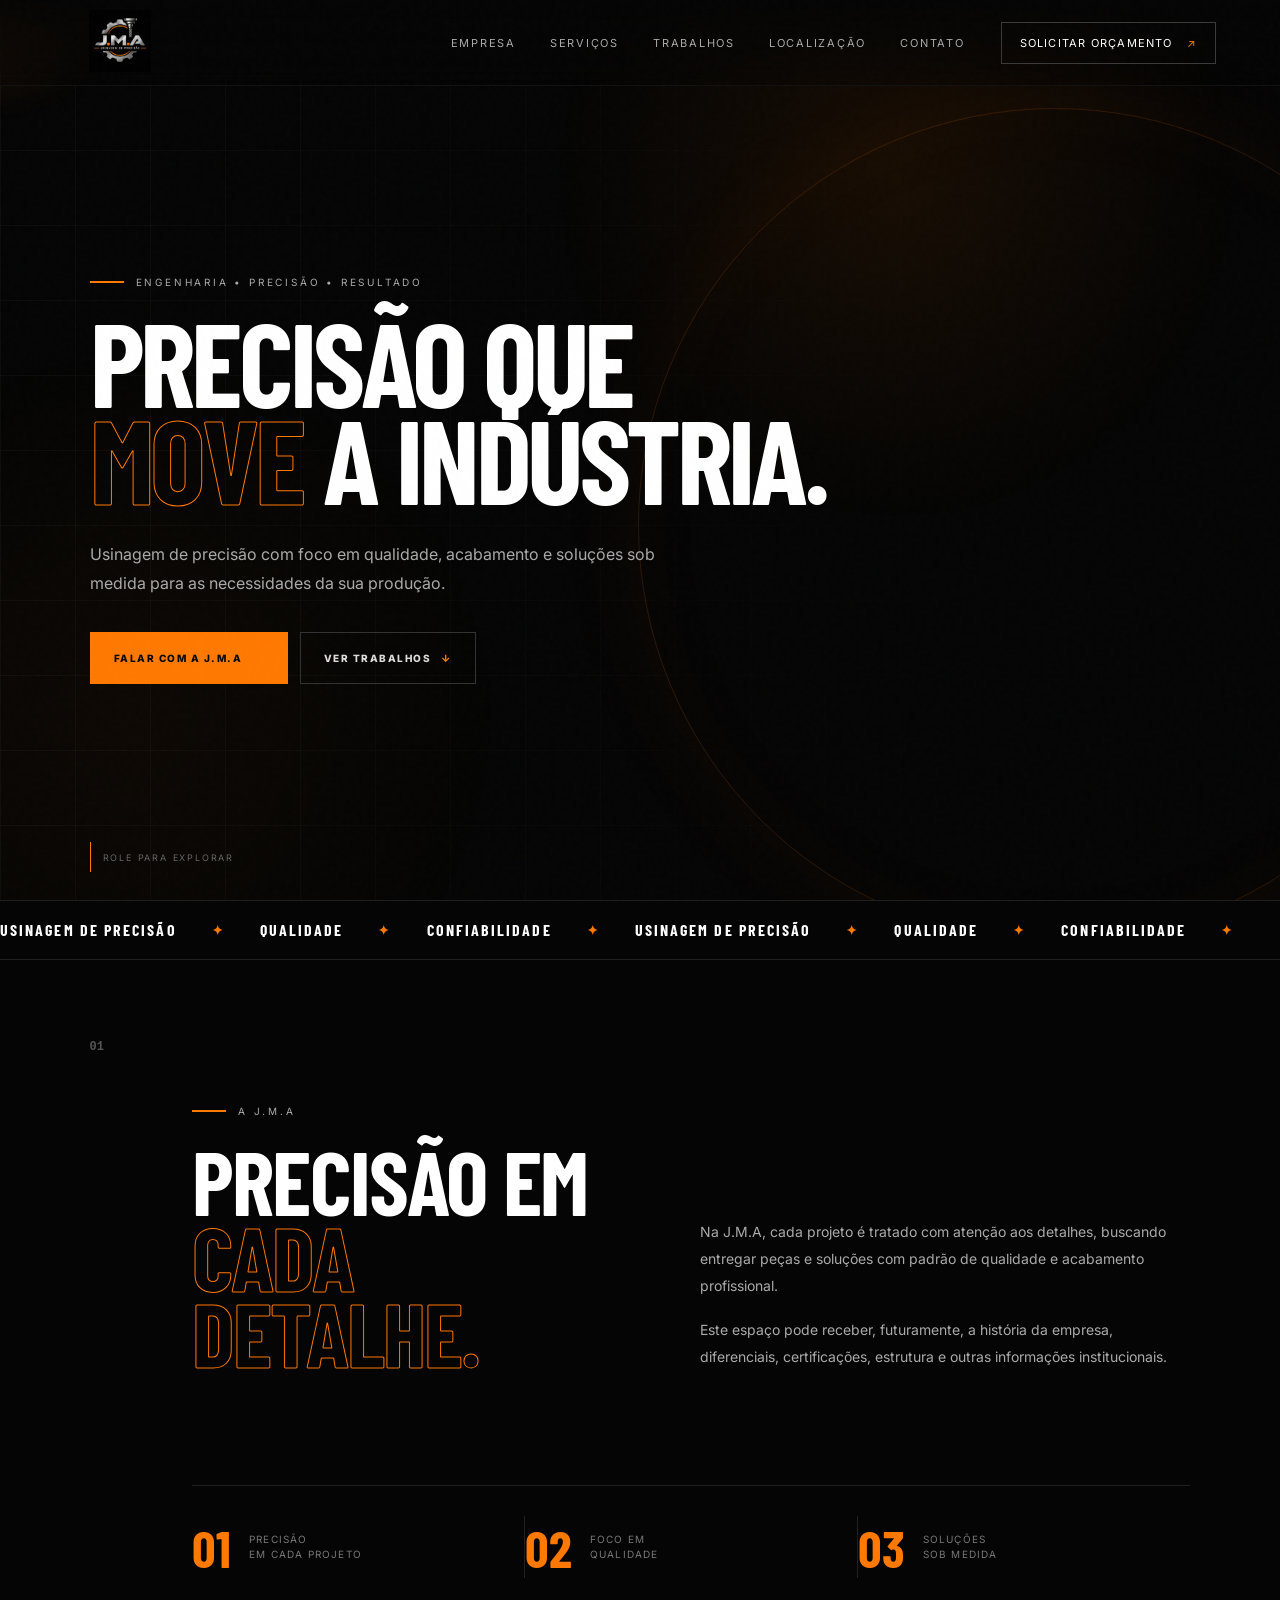
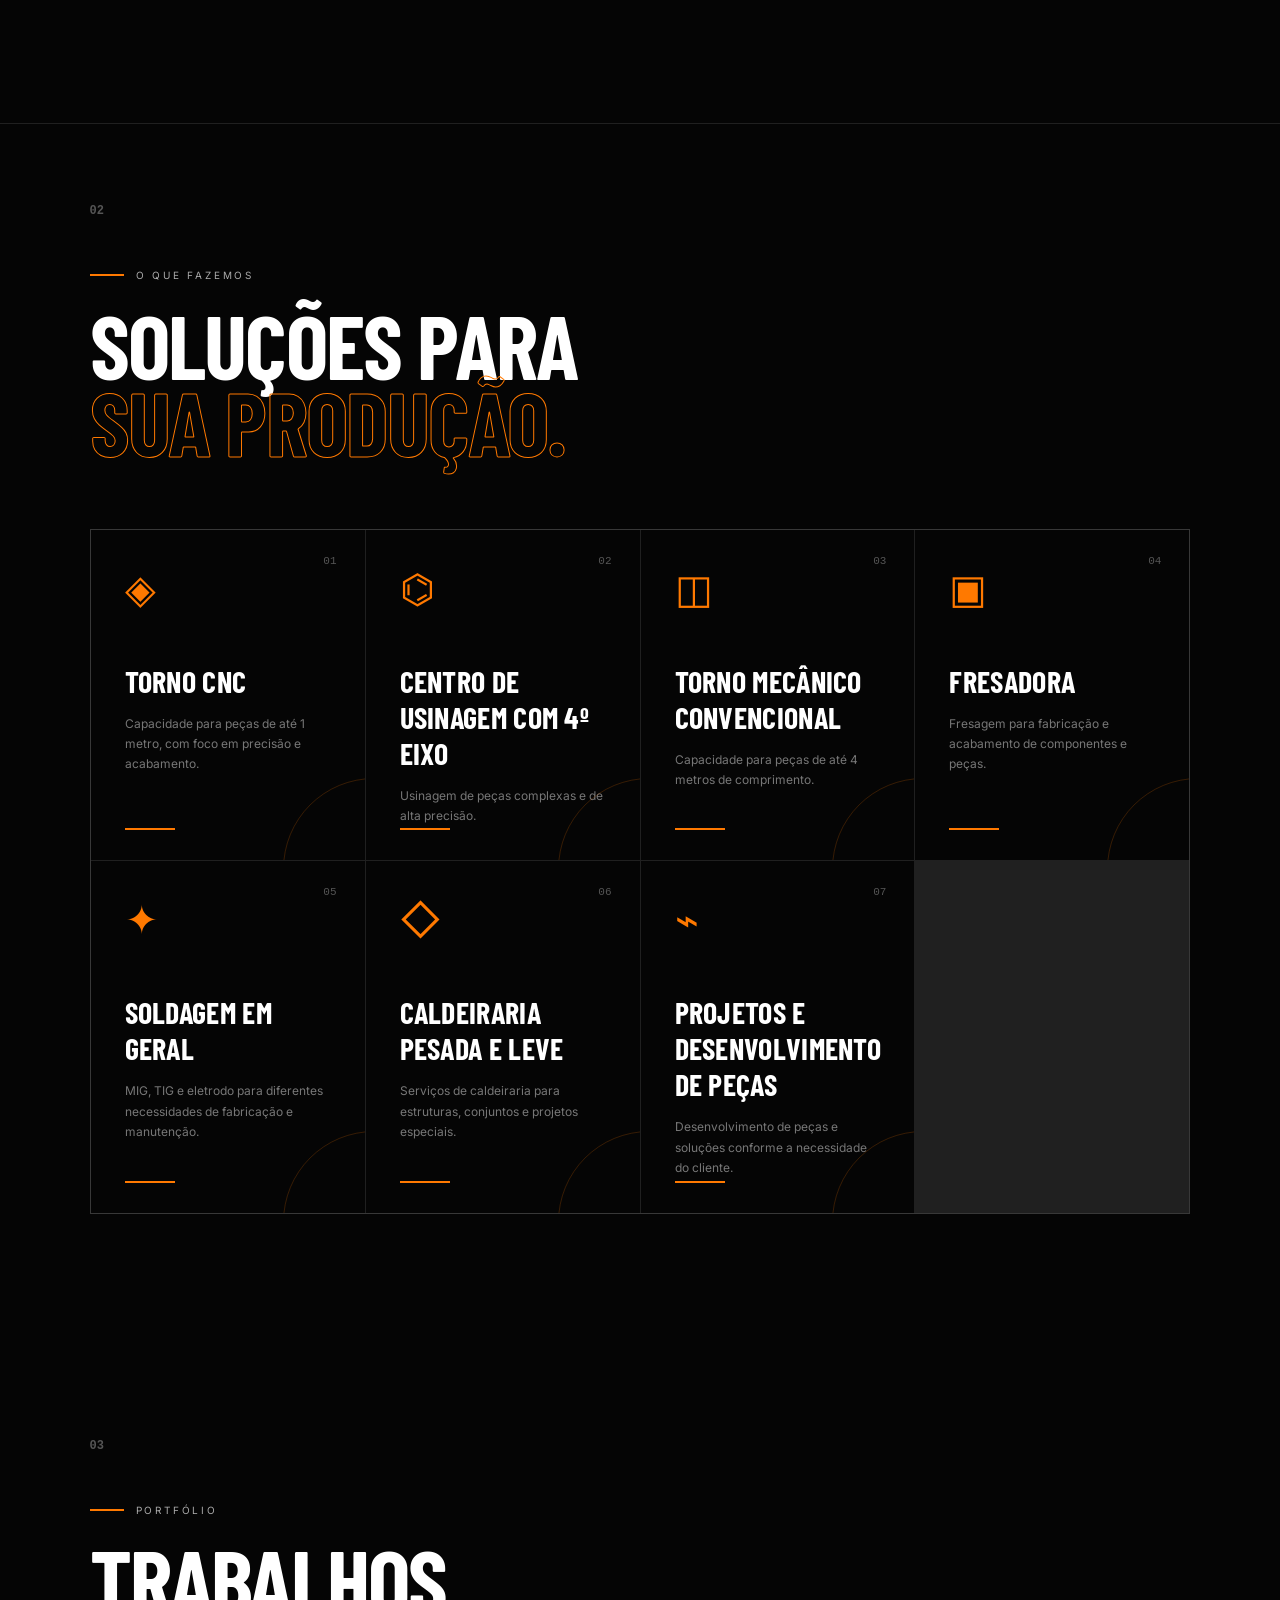
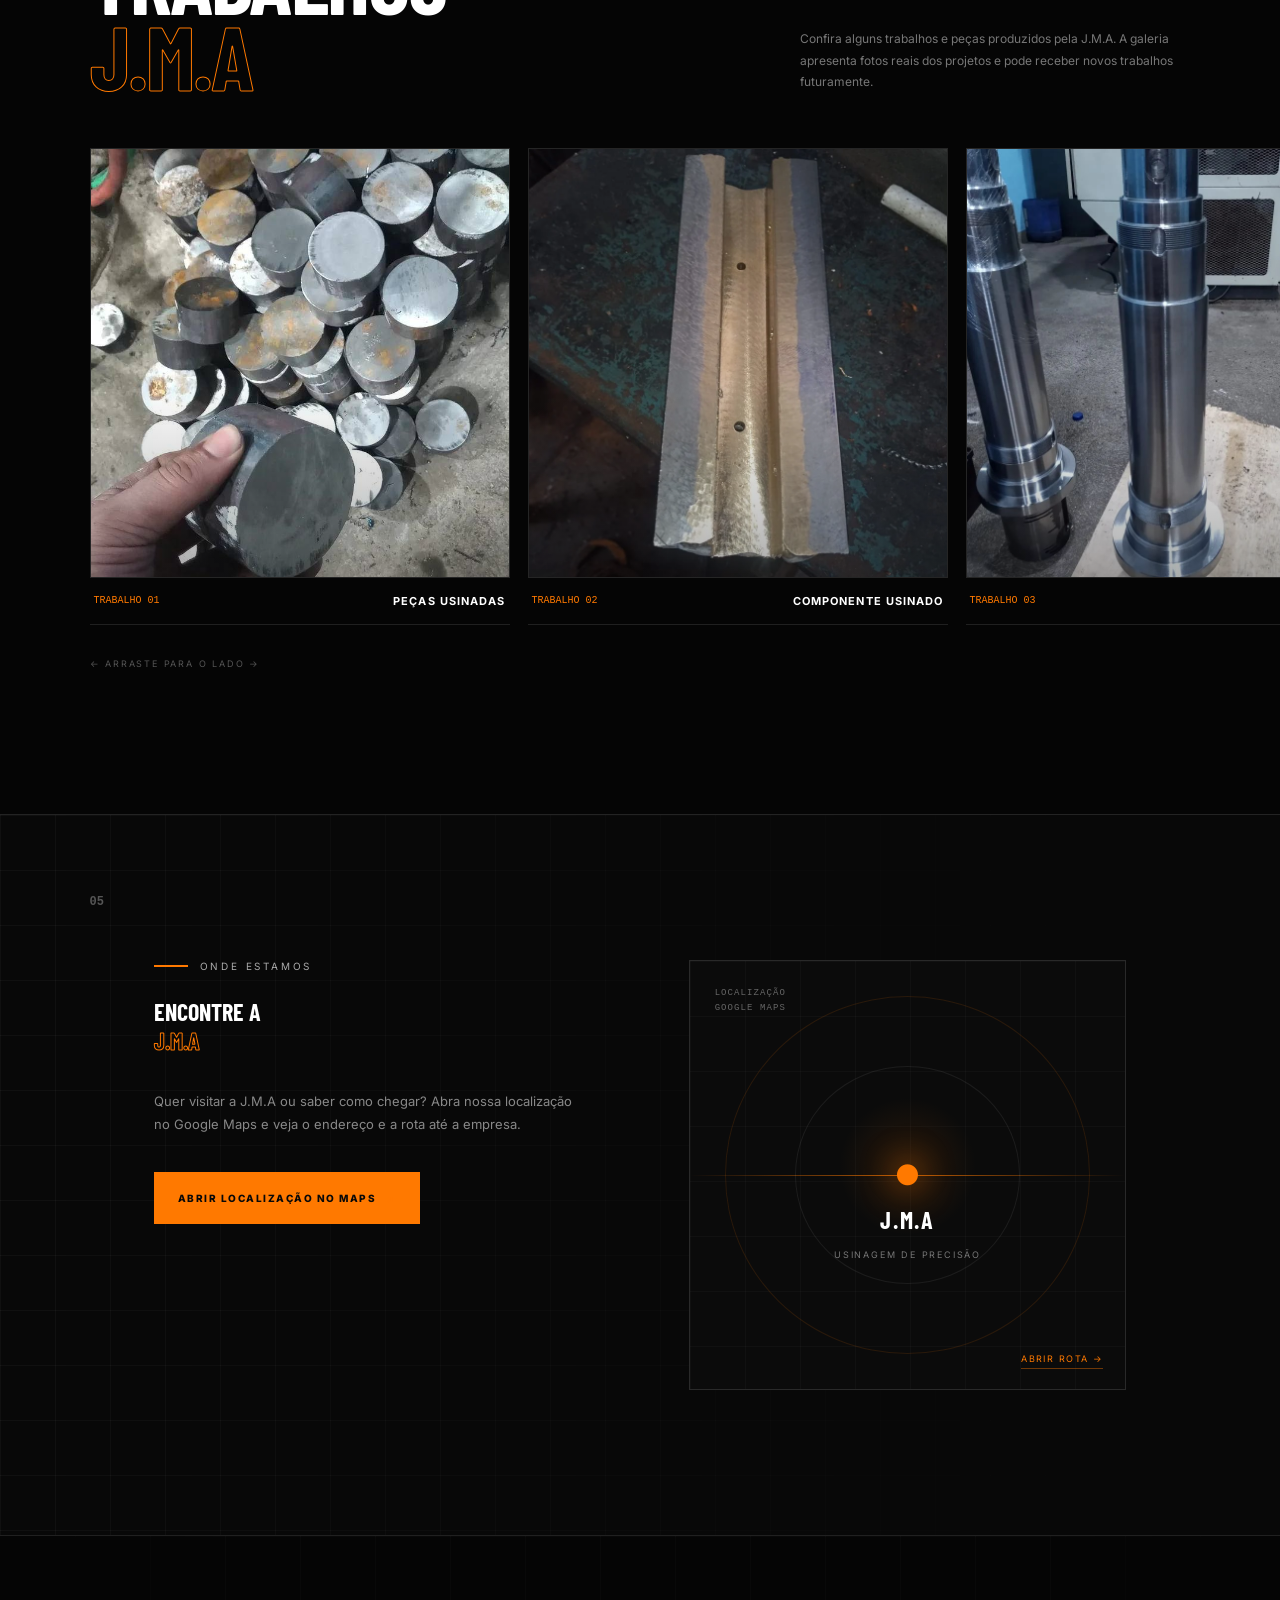
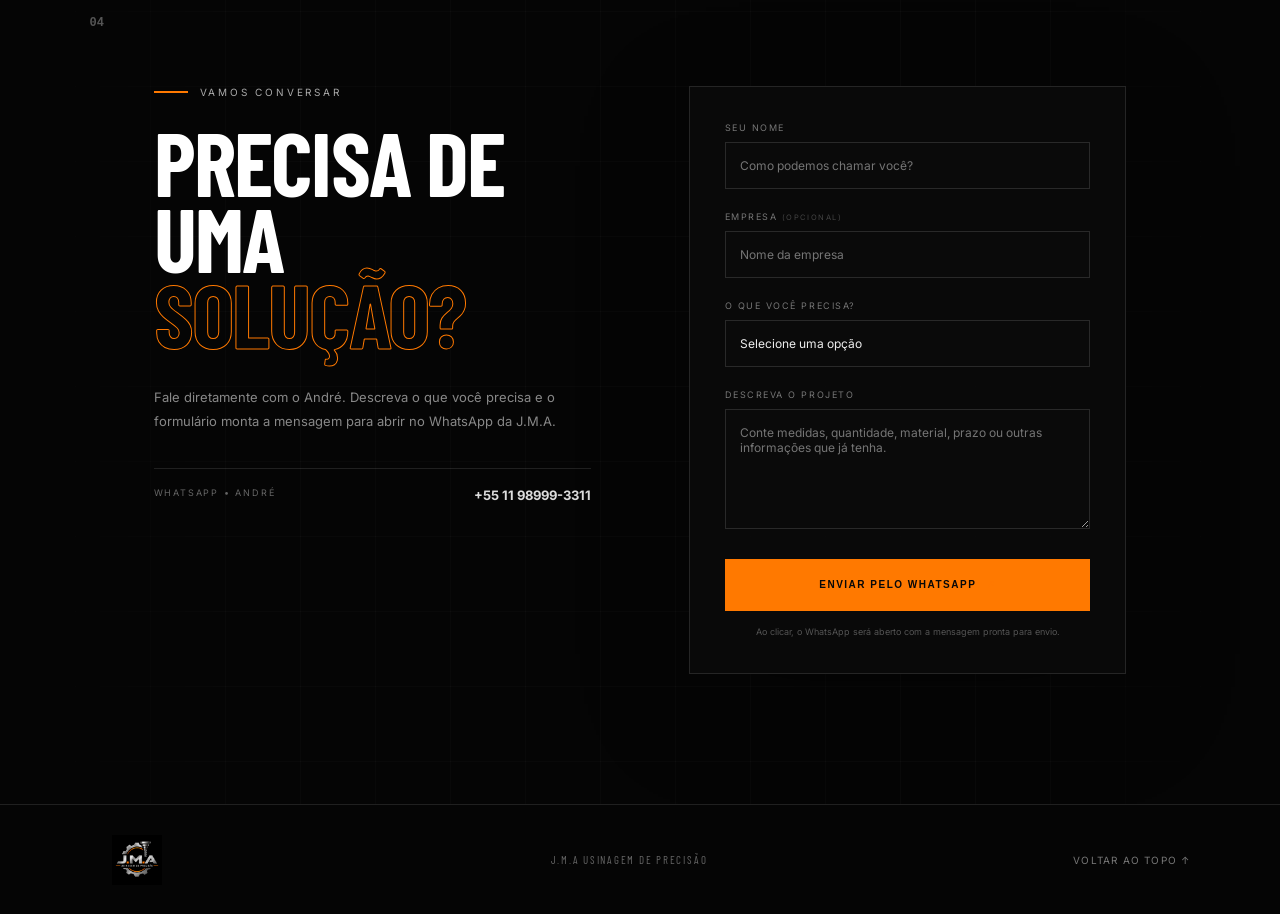
<file: index.html>
<!DOCTYPE html>
<html lang="pt-BR">
<head>
  <meta charset="UTF-8">
  <meta name="viewport" content="width=device-width, initial-scale=1.0">
  <meta name="description" content="J.M.A Usinagem de Precisão — soluções em usinagem, fabricação e precisão industrial.">
  <title>J.M.A | Usinagem de Precisão</title>
  <link rel="icon" href="assets/logo-jma.png">
  <link rel="preconnect" href="https://fonts.googleapis.com">
  <link rel="preconnect" href="https://fonts.gstatic.com" crossorigin>
  <link href="https://fonts.googleapis.com/css2?family=Barlow+Condensed:wght@400;500;600;700;800&family=Inter:wght@400;500;600;700;800&display=swap" rel="stylesheet">
  <link rel="stylesheet" href="styles.css">
</head>
<body>
  <div class="cursor-glow"></div>
  <div class="noise"></div>

  <header class="header" id="top">
    <a class="brand" href="#inicio" aria-label="J.M.A Usinagem de Precisão">
      <img src="assets/logo-jma.png" alt="Logo J.M.A Usinagem de Precisão">
    </a>
    <nav class="nav">
      <a href="#sobre">Empresa</a>
      <a href="#servicos">Serviços</a>
      <a href="#trabalhos">Trabalhos</a>
      <a href="#localizacao">Localização</a>
      <a href="#contato">Contato</a>
    </nav>
    <a class="header-cta" href="#contato">Solicitar orçamento <span>↗</span></a>
    <button class="menu-btn" aria-label="Abrir menu"><span></span><span></span></button>
  </header>

  <main>
    <section class="hero" id="inicio">
      <div class="hero-grid"></div>
      <div class="hero-content reveal">
        <p class="eyebrow"><span></span> Engenharia • Precisão • Resultado</p>
        <h1>PRECISÃO QUE<br><em>MOVE</em> A INDÚSTRIA.</h1>
        <p class="hero-text">Usinagem de precisão com foco em qualidade, acabamento e soluções sob medida para as necessidades da sua produção.</p>
        <div class="hero-actions">
          <a class="btn btn-primary" href="#contato">Falar com a J.M.A <span>→</span></a>
          <a class="btn btn-ghost" href="#trabalhos">Ver trabalhos <span>↓</span></a>
        </div>
      </div>

      <div class="scroll-indicator"><span></span> role para explorar</div>
    </section>

    <section class="ticker" aria-label="Especialidades">
      <div class="ticker-track">
        <span>USINAGEM DE PRECISÃO</span><b>✦</b><span>QUALIDADE</span><b>✦</b><span>CONFIABILIDADE</span><b>✦</b>
        <span>USINAGEM DE PRECISÃO</span><b>✦</b><span>QUALIDADE</span><b>✦</b><span>CONFIABILIDADE</span><b>✦</b>
      </div>
    </section>

    <section class="section about" id="sobre">
      <div class="section-number">01</div>
      <div class="section-title reveal">
        <p class="eyebrow"><span></span> A J.M.A</p>
        <h2>PRECISÃO EM<br><em>CADA DETALHE.</em></h2>
      </div>
      <div class="about-copy reveal delay-1">
        <p>Na J.M.A, cada projeto é tratado com atenção aos detalhes, buscando entregar peças e soluções com padrão de qualidade e acabamento profissional.</p>
        <p>Este espaço pode receber, futuramente, a história da empresa, diferenciais, certificações, estrutura e outras informações institucionais.</p>
      </div>
      <div class="stats reveal delay-2">
        <div><strong>01</strong><span>Precisão<br>em cada projeto</span></div>
        <div><strong>02</strong><span>Foco em<br>qualidade</span></div>
        <div><strong>03</strong><span>Soluções<br>sob medida</span></div>
      </div>
    </section>

    <section class="section services" id="servicos">
      <div class="section-number">02</div>
      <div class="section-heading reveal">
        <p class="eyebrow"><span></span> O que fazemos</p>
        <h2>SOLUÇÕES PARA<br><em>SUA PRODUÇÃO.</em></h2>
      </div>
      <div class="service-grid service-grid-wide">
        <article class="service-card reveal">
          <span class="service-index">01</span><div class="service-icon">◈</div>
          <h3>Torno CNC</h3>
          <p>Capacidade para peças de até 1 metro, com foco em precisão e acabamento.</p>
          <span class="service-line"></span>
        </article>
        <article class="service-card reveal delay-1">
          <span class="service-index">02</span><div class="service-icon">⌬</div>
          <h3>Centro de Usinagem com 4º Eixo</h3>
          <p>Usinagem de peças complexas e de alta precisão.</p>
          <span class="service-line"></span>
        </article>
        <article class="service-card reveal delay-2">
          <span class="service-index">03</span><div class="service-icon">◫</div>
          <h3>Torno Mecânico Convencional</h3>
          <p>Capacidade para peças de até 4 metros de comprimento.</p>
          <span class="service-line"></span>
        </article>
        <article class="service-card reveal">
          <span class="service-index">04</span><div class="service-icon">▣</div>
          <h3>Fresadora</h3>
          <p>Fresagem para fabricação e acabamento de componentes e peças.</p>
          <span class="service-line"></span>
        </article>
        <article class="service-card reveal delay-1">
          <span class="service-index">05</span><div class="service-icon">✦</div>
          <h3>Soldagem em Geral</h3>
          <p>MIG, TIG e eletrodo para diferentes necessidades de fabricação e manutenção.</p>
          <span class="service-line"></span>
        </article>
        <article class="service-card reveal delay-2">
          <span class="service-index">06</span><div class="service-icon">◇</div>
          <h3>Caldeiraria Pesada e Leve</h3>
          <p>Serviços de caldeiraria para estruturas, conjuntos e projetos especiais.</p>
          <span class="service-line"></span>
        </article>
        <article class="service-card reveal">
          <span class="service-index">07</span><div class="service-icon">⌁</div>
          <h3>Projetos e Desenvolvimento de Peças</h3>
          <p>Desenvolvimento de peças e soluções conforme a necessidade do cliente.</p>
          <span class="service-line"></span>
        </article>
      </div>
    </section>

    <section class="section works" id="trabalhos">
      <div class="section-number">03</div>
      <div class="works-heading reveal">
        <div>
          <p class="eyebrow"><span></span> Portfólio</p>
          <h2>TRABALHOS<br><em>J.M.A</em></h2>
        </div>
        <p>Confira alguns trabalhos e peças produzidos pela J.M.A. A galeria apresenta fotos reais dos projetos e pode receber novos trabalhos futuramente.</p>
      </div>

      <div class="works-carousel" tabindex="0" aria-label="Galeria de trabalhos">
        <article class="work-card">
          <a class="work-image" href="assets/trabalho-pecas-01.jpg" target="_blank" rel="noopener noreferrer">
            <img src="assets/trabalho-pecas-01.jpg" alt="Peças usinadas em metal da J.M.A" loading="lazy">
          </a>
          <div class="work-info"><span>TRABALHO 01</span><strong>Peças usinadas</strong></div>
        </article>
        <article class="work-card">
          <a class="work-image" href="assets/trabalho-pecas-02.jpg" target="_blank" rel="noopener noreferrer">
            <img src="assets/trabalho-pecas-02.jpg" alt="Componente metálico usinado da J.M.A" loading="lazy">
          </a>
          <div class="work-info"><span>TRABALHO 02</span><strong>Componente usinado</strong></div>
        </article>
        <article class="work-card">
          <a class="work-image" href="assets/trabalho-eixo-03.jpg" target="_blank" rel="noopener noreferrer">
            <img src="assets/trabalho-eixo-03.jpg" alt="Eixo usinado com roscas e rasgos da J.M.A" loading="lazy">
          </a>
          <div class="work-info"><span>TRABALHO 03</span><strong>Eixo usinado</strong></div>
        </article>
        <article class="work-card">
          <a class="work-image" href="assets/trabalho-buchas-04.jpg" target="_blank" rel="noopener noreferrer">
            <img src="assets/trabalho-buchas-04.jpg" alt="Buchas e conexões usinadas em aço da J.M.A" loading="lazy">
          </a>
          <div class="work-info"><span>TRABALHO 04</span><strong>Buchas e conexões</strong></div>
        </article>
        <article class="work-card">
          <a class="work-image" href="assets/trabalho-aluminio-05.jpg" target="_blank" rel="noopener noreferrer">
            <img src="assets/trabalho-aluminio-05.jpg" alt="Peças cilíndricas usinadas em alumínio com furos roscados da J.M.A" loading="lazy">
          </a>
          <div class="work-info"><span>TRABALHO 05</span><strong>Peças em alumínio</strong></div>
        </article>
      </div>
      <div class="drag-hint">← arraste para o lado →</div>
    </section>


    <section class="location-section" id="localizacao">
      <div class="location-grid"></div>
      <div class="section-number">05</div>
      <div class="location-copy reveal">
        <p class="eyebrow"><span></span> Onde estamos</p>
        <h2>ENCONTRE A<br><em>J.M.A</em></h2>
        <p>Quer visitar a J.M.A ou saber como chegar? Abra nossa localização no Google Maps e veja o endereço e a rota até a empresa.</p>
        <a class="btn btn-primary" href="https://share.google/tuDP5xY1XUmjpuOxx" target="_blank" rel="noopener noreferrer">Abrir localização no Maps <span>↗</span></a>
      </div>
      <div class="map-card reveal delay-1">
        <div class="map-scan"></div>
        <div class="map-pin">●</div>
        <div class="map-label">J.M.A<br><small>USINAGEM DE PRECISÃO</small></div>
        <div class="map-coords">LOCALIZAÇÃO<br>GOOGLE MAPS</div>
        <a href="https://share.google/tuDP5xY1XUmjpuOxx" target="_blank" rel="noopener noreferrer" class="map-open">ABRIR ROTA →</a>
      </div>
    </section>

    <section class="contact" id="contato">
      <div class="contact-grid"></div>
      <div class="section-number">04</div>
      <div class="contact-copy reveal">
        <p class="eyebrow"><span></span> Vamos conversar</p>
        <h2>PRECISA DE UMA<br><em>SOLUÇÃO?</em></h2>
        <p>Fale diretamente com o André. Descreva o que você precisa e o formulário monta a mensagem para abrir no WhatsApp da J.M.A.</p>
        <div class="contact-line"><span>WHATSAPP • ANDRÉ</span><strong>+55 11 98999-3311</strong></div>
      </div>

      <form class="quote-form reveal delay-1" id="quoteForm">
        <div class="field">
          <label for="name">Seu nome</label>
          <input id="name" name="name" type="text" placeholder="Como podemos chamar você?" required>
        </div>
        <div class="field">
          <label for="company">Empresa <small>(opcional)</small></label>
          <input id="company" name="company" type="text" placeholder="Nome da empresa">
        </div>
        <div class="field">
          <label for="service">O que você precisa?</label>
          <select id="service" name="service" required>
            <option value="" selected disabled>Selecione uma opção</option>
            <option>Torno CNC</option>
            <option>Centro de Usinagem com 4º Eixo</option>
            <option>Torno Mecânico Convencional</option>
            <option>Fresadora</option>
            <option>Soldagem em Geral</option>
            <option>Caldeiraria Pesada e Leve</option>
            <option>Projetos e Desenvolvimento de Peças</option>
            <option>Outro</option>
          </select>
        </div>
        <div class="field">
          <label for="message">Descreva o projeto</label>
          <textarea id="message" name="message" rows="5" placeholder="Conte medidas, quantidade, material, prazo ou outras informações que já tenha." required></textarea>
        </div>
        <button class="btn btn-primary form-btn" type="submit">Enviar pelo WhatsApp <span>↗</span></button>
        <p class="form-note">Ao clicar, o WhatsApp será aberto com a mensagem pronta para envio.</p>
      </form>
    </section>
  </main>

  <footer class="footer">
    <img src="assets/logo-jma.png" alt="J.M.A">
    <p>J.M.A USINAGEM DE PRECISÃO</p>
    <a href="#top">Voltar ao topo ↑</a>
  </footer>

  <script src="script.js"></script>
</body>
</html>
</file>
<file: styles.css>
:root{
  --black:#050505;
  --black-2:#0b0b0b;
  --panel:#111111;
  --silver:#d7d7d7;
  --muted:#8c8c8c;
  --orange:#ff7900;
  --orange-2:#ff9a2f;
  --line:rgba(255,255,255,.11);
  --max:1280px;
}
*{box-sizing:border-box;margin:0;padding:0}
html{scroll-behavior:smooth}
body{background:var(--black);color:#fff;font-family:Inter,Arial,sans-serif;overflow-x:hidden}
body:before{content:"";position:fixed;inset:0;pointer-events:none;background:radial-gradient(circle at 70% 20%,rgba(255,121,0,.08),transparent 30%),radial-gradient(circle at 10% 80%,rgba(255,121,0,.04),transparent 28%);z-index:-2}
.noise{position:fixed;inset:0;pointer-events:none;opacity:.035;z-index:20;background-image:url("data:image/svg+xml,%3Csvg viewBox='0 0 180 180' xmlns='http://www.w3.org/2000/svg'%3E%3Cfilter id='n'%3E%3CfeTurbulence type='fractalNoise' baseFrequency='.85' numOctaves='3' stitchTiles='stitch'/%3E%3C/filter%3E%3Crect width='100%25' height='100%25' filter='url(%23n)' opacity='.45'/%3E%3C/svg%3E")}
.cursor-glow{position:fixed;width:260px;height:260px;border-radius:50%;background:radial-gradient(circle,rgba(255,121,0,.12),transparent 65%);pointer-events:none;transform:translate(-50%,-50%);z-index:-1;filter:blur(4px)}
a{text-decoration:none;color:inherit}
.header{position:fixed;top:0;left:0;width:100%;height:86px;padding:0 5vw;display:flex;align-items:center;justify-content:space-between;z-index:15;background:linear-gradient(180deg,rgba(5,5,5,.96),rgba(5,5,5,.25));backdrop-filter:blur(12px);border-bottom:1px solid rgba(255,255,255,.05)}
.brand img{width:112px;height:62px;object-fit:contain}
.nav{display:flex;gap:34px;margin-left:auto;margin-right:36px}
.nav a{font-size:11px;text-transform:uppercase;letter-spacing:.16em;color:#aaa;transition:.3s}
.nav a:hover{color:var(--orange)}
.header-cta{font-size:11px;text-transform:uppercase;letter-spacing:.11em;border:1px solid #3a3a3a;padding:13px 18px;transition:.3s}
.header-cta:hover{border-color:var(--orange);color:var(--orange)}
.header-cta span,.btn span{color:var(--orange);margin-left:10px}
.menu-btn{display:none;background:none;border:0}
.hero{min-height:100vh;position:relative;display:flex;align-items:center;padding:130px 7vw 70px;overflow:hidden}
.hero-grid,.contact-grid{position:absolute;inset:0;background-image:linear-gradient(rgba(255,255,255,.035) 1px,transparent 1px),linear-gradient(90deg,rgba(255,255,255,.035) 1px,transparent 1px);background-size:75px 75px;mask-image:linear-gradient(90deg,black,transparent 85%)}
.hero:after{content:"";position:absolute;right:-15vw;top:12%;width:65vw;height:65vw;border:1px solid rgba(255,121,0,.16);border-radius:50%;box-shadow:0 0 100px rgba(255,121,0,.05),inset 0 0 100px rgba(255,121,0,.025);animation:spin 35s linear infinite}
.hero-content{position:relative;z-index:2;max-width:800px}
.eyebrow{font-size:10px;letter-spacing:.28em;text-transform:uppercase;color:#aaa;display:flex;align-items:center;gap:12px;margin-bottom:25px}
.eyebrow span{display:inline-block;width:34px;height:2px;background:var(--orange)}
h1,h2,h3{font-family:"Barlow Condensed",Impact,sans-serif;text-transform:uppercase}
h1{font-size:clamp(66px,9.2vw,150px);line-height:.82;letter-spacing:-.035em;font-weight:700}
h1 em,h2 em{font-style:normal;color:transparent;-webkit-text-stroke:1px var(--orange)}
.hero-text{max-width:600px;color:#aaa;line-height:1.8;margin:34px 0}
.hero-actions{display:flex;gap:12px;flex-wrap:wrap}
.btn{display:inline-flex;align-items:center;justify-content:center;min-height:52px;padding:0 23px;text-transform:uppercase;font-size:10px;font-weight:800;letter-spacing:.15em;transition:.35s;cursor:pointer}
.btn-primary{background:var(--orange);color:#080808;border:1px solid var(--orange)}
.btn-primary:hover{background:var(--orange-2);transform:translateY(-3px);box-shadow:0 14px 40px rgba(255,121,0,.18)}
.btn-ghost{border:1px solid #333;color:#ddd}.btn-ghost:hover{border-color:var(--orange);color:var(--orange)}
.hero-mark{position:absolute;right:11vw;top:27%;width:330px;height:330px;border:1px solid rgba(255,255,255,.1);border-radius:50%;display:grid;place-items:center;opacity:.75}
.ring{position:absolute;border-radius:50%;border:1px solid rgba(255,121,0,.4)}
.ring-a{inset:26px;border-left-color:transparent;border-bottom-color:transparent;animation:spin 9s linear infinite}
.ring-b{inset:65px;border-right-color:transparent;border-top-color:transparent;animation:spinReverse 6s linear infinite}
.crosshair{font:500 70px/1 "Barlow Condensed";color:var(--orange);opacity:.8}
.coord{position:absolute;font:10px monospace;letter-spacing:.15em;color:#777;background:var(--black);padding:3px 8px}
.coord-a{top:28px;right:20px}.coord-b{bottom:45px;left:-25px}
.scroll-indicator{position:absolute;bottom:28px;left:7vw;color:#666;text-transform:uppercase;font-size:9px;letter-spacing:.2em;display:flex;align-items:center;gap:12px}
.scroll-indicator span{width:1px;height:30px;background:var(--orange);display:inline-block}
.ticker{overflow:hidden;border-top:1px solid var(--line);border-bottom:1px solid var(--line);padding:19px 0;white-space:nowrap}
.ticker-track{display:inline-flex;align-items:center;gap:35px;animation:ticker 24s linear infinite;font:700 16px "Barlow Condensed";letter-spacing:.13em}
.ticker b{color:var(--orange);font-size:13px}
.section{max-width:var(--max);margin:auto;padding:145px 7vw;position:relative}
.section-number{position:absolute;left:7vw;top:80px;font:600 12px monospace;color:#555}
.section-title h2,.section-heading h2,.works-heading h2,.contact-copy h2{font-size:clamp(52px,7vw,105px);line-height:.85;letter-spacing:-.02em}
.about{display:grid;grid-template-columns:1fr 1.2fr;gap:70px 10%;padding-left:15vw}
.about-copy{align-self:end;color:#aaa;line-height:1.9;font-size:14px;max-width:550px}
.about-copy p+p{margin-top:18px}
.stats{grid-column:1/-1;display:grid;grid-template-columns:repeat(3,1fr);border-top:1px solid var(--line);margin-top:45px;padding-top:30px}
.stats div{display:flex;gap:18px;align-items:center;border-right:1px solid var(--line);padding-right:20px}
.stats div:last-child{border-right:0}.stats strong{font:700 52px "Barlow Condensed";color:var(--orange)}.stats span{font-size:10px;line-height:1.5;text-transform:uppercase;letter-spacing:.12em;color:#777}
.services{border-top:1px solid var(--line)}
.section-heading{margin-bottom:70px}
.service-grid{display:grid;grid-template-columns:repeat(3,1fr);gap:1px;background:var(--line);border:1px solid var(--line)}
.service-card{background:var(--black);min-height:310px;padding:34px;position:relative;overflow:hidden;transition:.4s}
.service-card:after{content:"";position:absolute;width:180px;height:180px;border-radius:50%;right:-100px;bottom:-100px;border:1px solid rgba(255,121,0,.2);transition:.5s}
.service-card:hover{background:#0d0d0d}.service-card:hover:after{transform:scale(2.2)}
.service-index{position:absolute;right:28px;top:25px;color:#555;font:11px monospace}
.service-icon{font-size:40px;color:var(--orange);margin-bottom:50px}
.service-card h3{font-size:30px;letter-spacing:.01em;margin-bottom:15px}
.service-card p{color:#777;font-size:12px;line-height:1.7;max-width:300px}
.service-line{position:absolute;bottom:30px;left:34px;width:50px;height:2px;background:var(--orange)}
.works{padding-right:0;max-width:none;padding-left:7vw}
.works-heading{display:flex;justify-content:space-between;align-items:end;padding-right:7vw;margin-bottom:55px;gap:40px}
.works-heading>p{max-width:390px;color:#777;font-size:12px;line-height:1.8}
.works-carousel{display:flex;gap:18px;overflow-x:auto;padding-right:7vw;padding-bottom:25px;scroll-snap-type:x mandatory;cursor:grab;scrollbar-width:thin;scrollbar-color:var(--orange) #1a1a1a}
.works-carousel:active{cursor:grabbing}
.work-card{flex:0 0 min(420px,78vw);scroll-snap-align:start}
.work-image{height:430px;background:#111;border:1px solid #252525;position:relative;display:block;overflow:hidden}
.work-image:after{content:"";position:absolute;inset:0;background:linear-gradient(180deg,transparent 55%,rgba(0,0,0,.32));pointer-events:none}
.work-image img{width:100%;height:100%;display:block;object-fit:cover;transition:transform .55s ease,filter .55s ease}
.work-card:hover .work-image img{transform:scale(1.035);filter:brightness(1.05)}
.work-info{display:flex;justify-content:space-between;align-items:center;padding:16px 4px;border-bottom:1px solid var(--line)}
.work-info span{font:10px monospace;color:var(--orange)}.work-info strong{font-size:11px;text-transform:uppercase;letter-spacing:.1em}
.drag-hint{margin-top:8px;color:#555;font-size:9px;text-transform:uppercase;letter-spacing:.2em}
.contact{position:relative;display:grid;grid-template-columns:1fr 1fr;gap:10%;padding:150px 12vw 130px;border-top:1px solid var(--line);overflow:hidden}
.contact-grid{opacity:.65;mask-image:linear-gradient(90deg,transparent,black 20%,black 80%,transparent)}
.contact-copy{position:relative;z-index:1}
.contact-copy>p:not(.eyebrow){max-width:480px;color:#888;line-height:1.8;font-size:13px;margin:35px 0}
.contact-line{border-top:1px solid var(--line);padding-top:18px;display:flex;justify-content:space-between;max-width:500px}
.contact-line span{font-size:9px;letter-spacing:.2em;color:#666}.contact-line strong{font-size:13px;color:#ddd}
.quote-form{position:relative;z-index:1;background:rgba(10,10,10,.8);border:1px solid #252525;padding:35px;box-shadow:0 30px 100px rgba(0,0,0,.3)}
.field{margin-bottom:22px}
.field label{display:block;text-transform:uppercase;font-size:9px;letter-spacing:.17em;color:#777;margin-bottom:9px}
.field small{color:#444}
.field input,.field select,.field textarea{width:100%;border:1px solid #292929;background:#0a0a0a;color:#eee;padding:15px 14px;outline:0;font:12px Inter;transition:.3s;border-radius:0}
.field textarea{resize:vertical;min-height:120px}
.field input:focus,.field select:focus,.field textarea:focus{border-color:var(--orange);box-shadow:0 0 0 1px rgba(255,121,0,.12)}
.field select{appearance:none}
.form-btn{width:100%;margin-top:4px}
.form-note{color:#555;font-size:9px;text-align:center;margin-top:14px;line-height:1.5}
.footer{border-top:1px solid var(--line);min-height:110px;padding:25px 7vw;display:flex;align-items:center;justify-content:space-between;gap:20px}
.footer img{width:95px;height:50px;object-fit:contain}.footer p{font:11px "Barlow Condensed";letter-spacing:.16em;color:#666}.footer a{font-size:10px;text-transform:uppercase;letter-spacing:.12em;color:#777}.footer a:hover{color:var(--orange)}
.reveal{opacity:0;transform:translateY(28px);transition:opacity .8s ease,transform .8s ease}.reveal.visible{opacity:1;transform:none}
.delay-1{transition-delay:.12s}.delay-2{transition-delay:.24s}
@keyframes spin{to{transform:rotate(360deg)}}@keyframes spinReverse{to{transform:rotate(-360deg)}}
@keyframes ticker{to{transform:translateX(-50%)}}
@media(max-width:900px){
  .nav,.header-cta{display:none}.menu-btn{display:flex;flex-direction:column;gap:5px}.menu-btn span{width:25px;height:1px;background:#fff}
  .hero{padding-left:6vw}.hero-mark{right:-80px;opacity:.35;width:300px;height:300px}.hero-content{max-width:90vw}
  .section{padding:110px 6vw}.section-number{left:6vw}.about{grid-template-columns:1fr;padding-left:6vw;gap:40px}.stats{grid-template-columns:1fr;gap:18px}.stats div{border-right:0;border-bottom:1px solid var(--line);padding-bottom:18px}.stats div:last-child{border-bottom:0}
  .service-grid{grid-template-columns:1fr}.service-card{min-height:270px}
  .works{padding-left:6vw}.works-heading{padding-right:6vw;display:block}.works-heading>p{margin-top:25px}.contact{grid-template-columns:1fr;padding:110px 6vw;gap:60px}.footer{padding:20px 6vw}
}
@media(max-width:520px){
  .header{height:72px}.brand img{width:92px}.hero{min-height:850px}.hero:after{width:100vw;height:100vw;right:-50vw;top:35%}.hero-mark{top:56%;right:-70px}
  h1{font-size:70px}.hero-text{font-size:12px}.section-title h2,.section-heading h2,.works-heading h2,.contact-copy h2{font-size:57px}
  .work-placeholder{height:350px}.quote-form{padding:23px}.contact-line{display:block}.contact-line strong{display:block;margin-top:8px}.footer{flex-wrap:wrap}
}

/* Grade ampliada para os 7 serviços reais da J.M.A */
.service-grid-wide{grid-template-columns:repeat(4,1fr)}
.service-grid-wide .service-card{min-height:320px}
@media(max-width:1100px){.service-grid-wide{grid-template-columns:repeat(2,1fr)}}
@media(max-width:900px){.service-grid-wide{grid-template-columns:1fr}}

.location-section{position:relative;display:grid;grid-template-columns:1fr 1fr;gap:10%;padding:145px 12vw;border-top:1px solid var(--line);overflow:hidden;background:#080808}
.location-grid{position:absolute;inset:0;background-image:linear-gradient(rgba(255,255,255,.035) 1px,transparent 1px),linear-gradient(90deg,rgba(255,255,255,.035) 1px,transparent 1px);background-size:55px 55px;mask-image:linear-gradient(90deg,black,transparent 90%)}
.location-copy,.map-card{position:relative;z-index:1}
.location-copy>p:not(.eyebrow){max-width:480px;color:#888;line-height:1.8;font-size:13px;margin:35px 0}
.map-card{min-height:430px;border:1px solid #292929;background:radial-gradient(circle at 50% 48%,rgba(255,121,0,.12),transparent 22%),linear-gradient(rgba(255,255,255,.025) 1px,transparent 1px),linear-gradient(90deg,rgba(255,255,255,.025) 1px,transparent 1px),#0b0b0b;background-size:auto,55px 55px,55px 55px;overflow:hidden}
.map-card:before,.map-card:after{content:"";position:absolute;inset:35px;border:1px solid rgba(255,121,0,.12);border-radius:50%}
.map-card:after{inset:105px;border-color:rgba(255,255,255,.07)}
.map-scan{position:absolute;left:0;right:0;top:50%;height:1px;background:linear-gradient(90deg,transparent,var(--orange),transparent);opacity:.7;animation:scan 3.5s ease-in-out infinite}
.map-pin{position:absolute;left:50%;top:50%;transform:translate(-50%,-50%);font-size:28px;color:var(--orange);text-shadow:0 0 35px rgba(255,121,0,.8);animation:pulse 1.8s ease-in-out infinite}
.map-label{position:absolute;left:50%;top:calc(50% + 30px);transform:translateX(-50%);text-align:center;font:700 24px "Barlow Condensed";letter-spacing:.08em;white-space:nowrap}
.map-label small{font:9px Inter;letter-spacing:.2em;color:#777}
.map-coords{position:absolute;left:25px;top:25px;font:9px monospace;line-height:1.7;letter-spacing:.12em;color:#666}
.map-open{position:absolute;right:22px;bottom:20px;font-size:9px;letter-spacing:.16em;color:var(--orange);border-bottom:1px solid rgba(255,121,0,.4);padding-bottom:4px}
@keyframes scan{0%,100%{transform:translateY(-170px);opacity:0}50%{transform:translateY(170px);opacity:.8}}
@keyframes pulse{0%,100%{transform:translate(-50%,-50%) scale(1)}50%{transform:translate(-50%,-50%) scale(1.3)}}
@media(max-width:900px){.location-section{grid-template-columns:1fr;padding:110px 6vw;gap:55px}.map-card{min-height:380px}}
</file>
